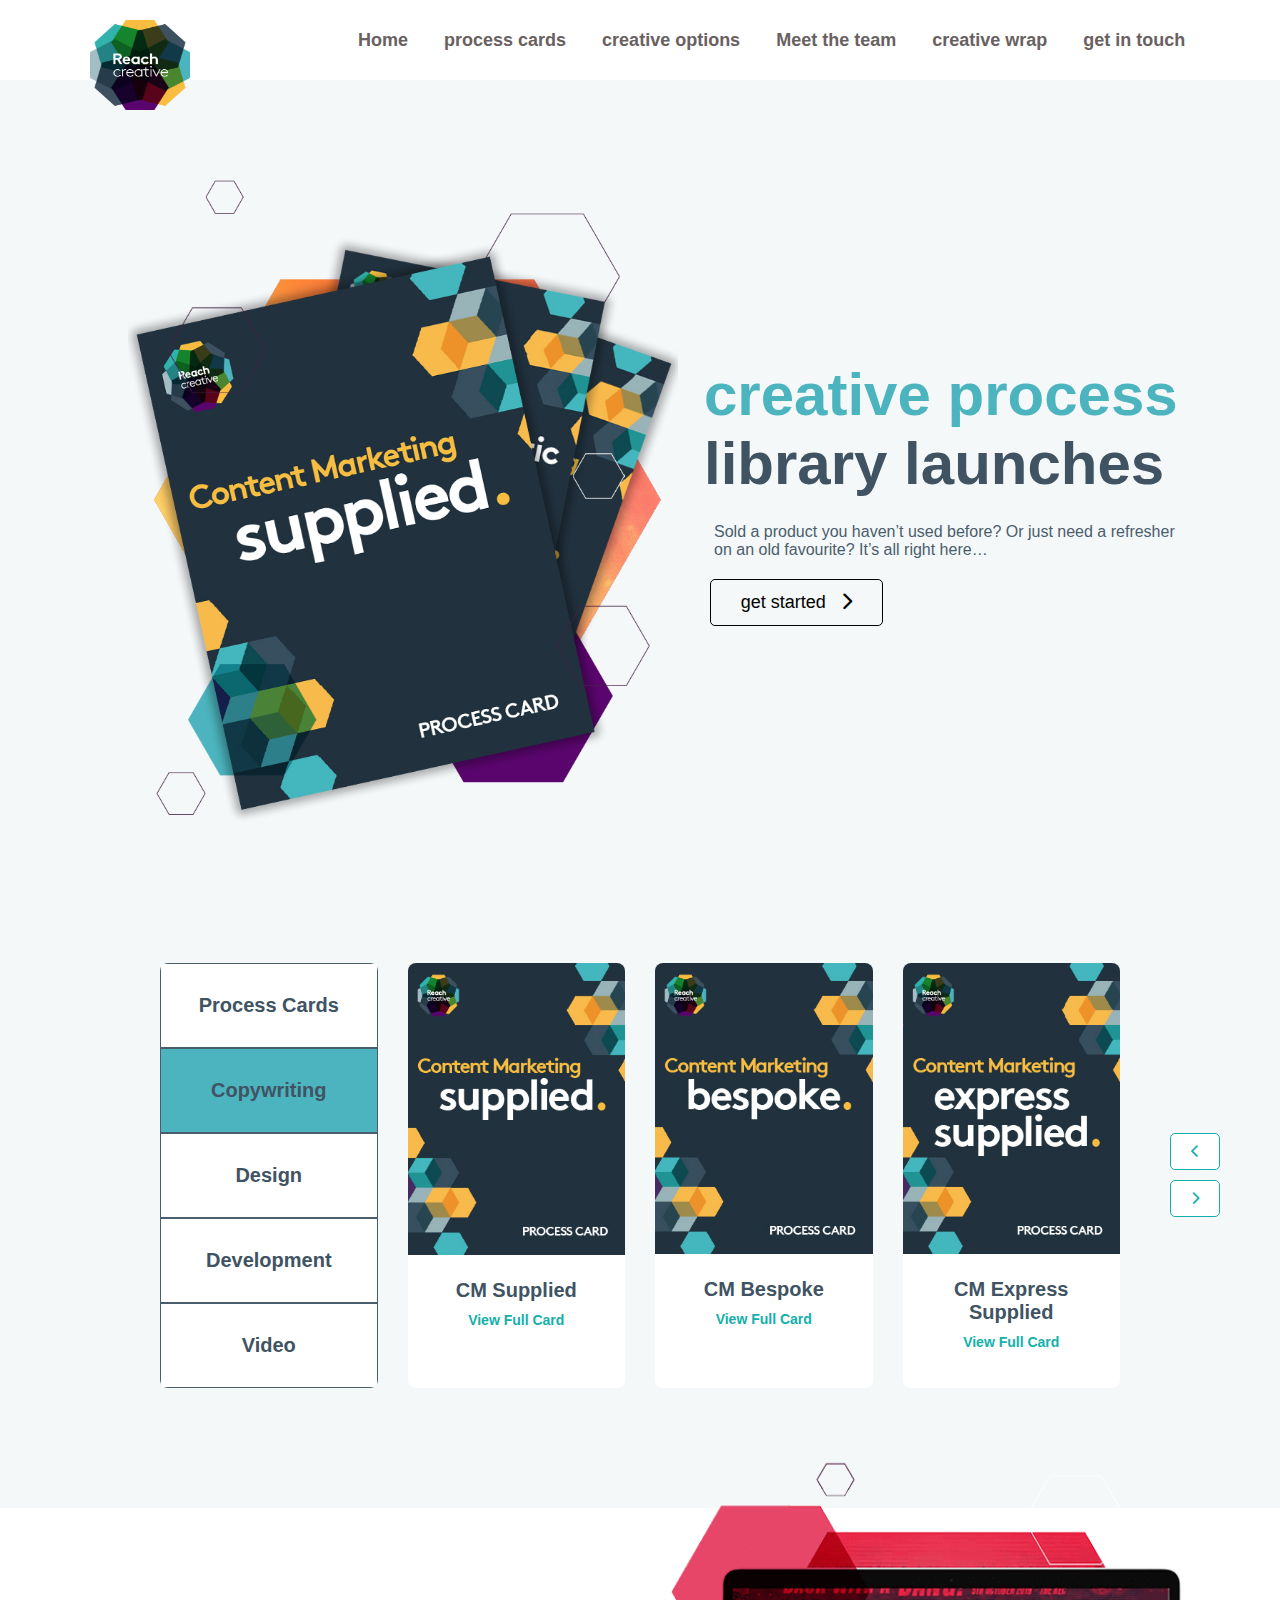
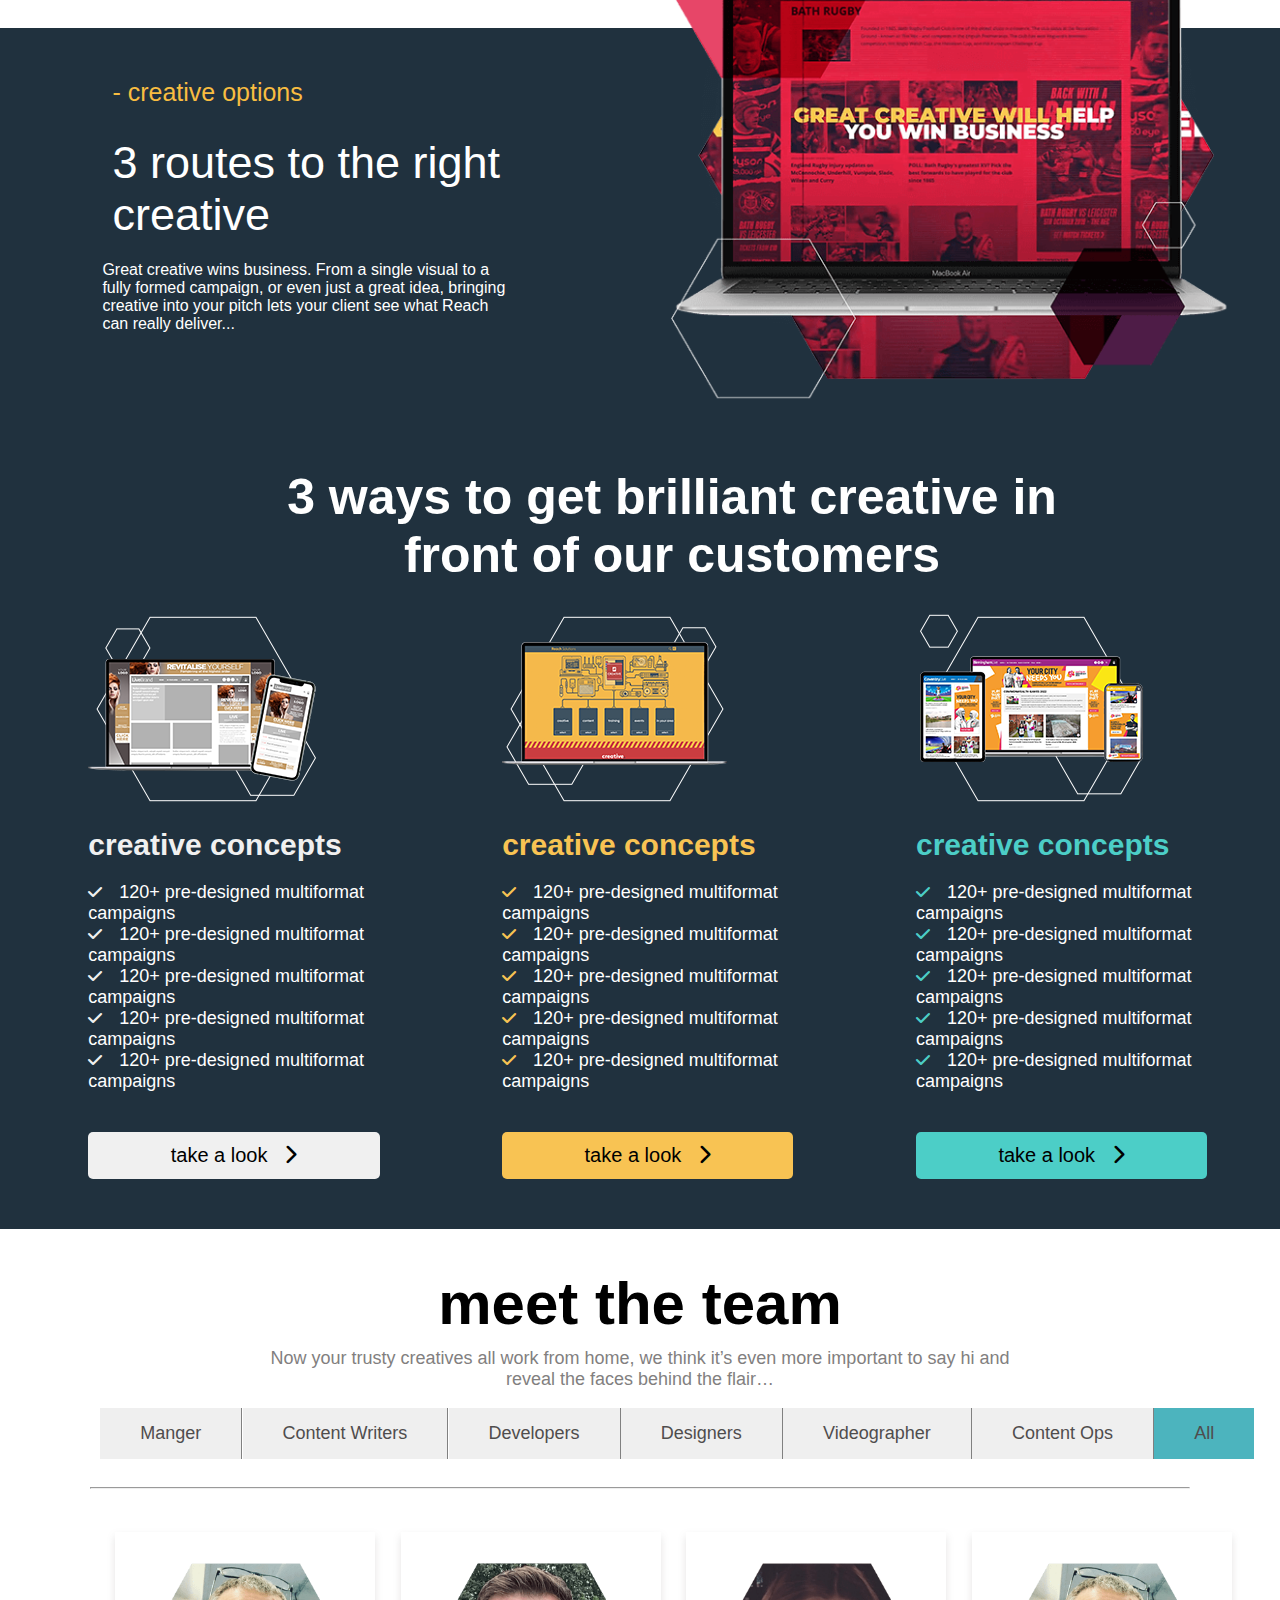
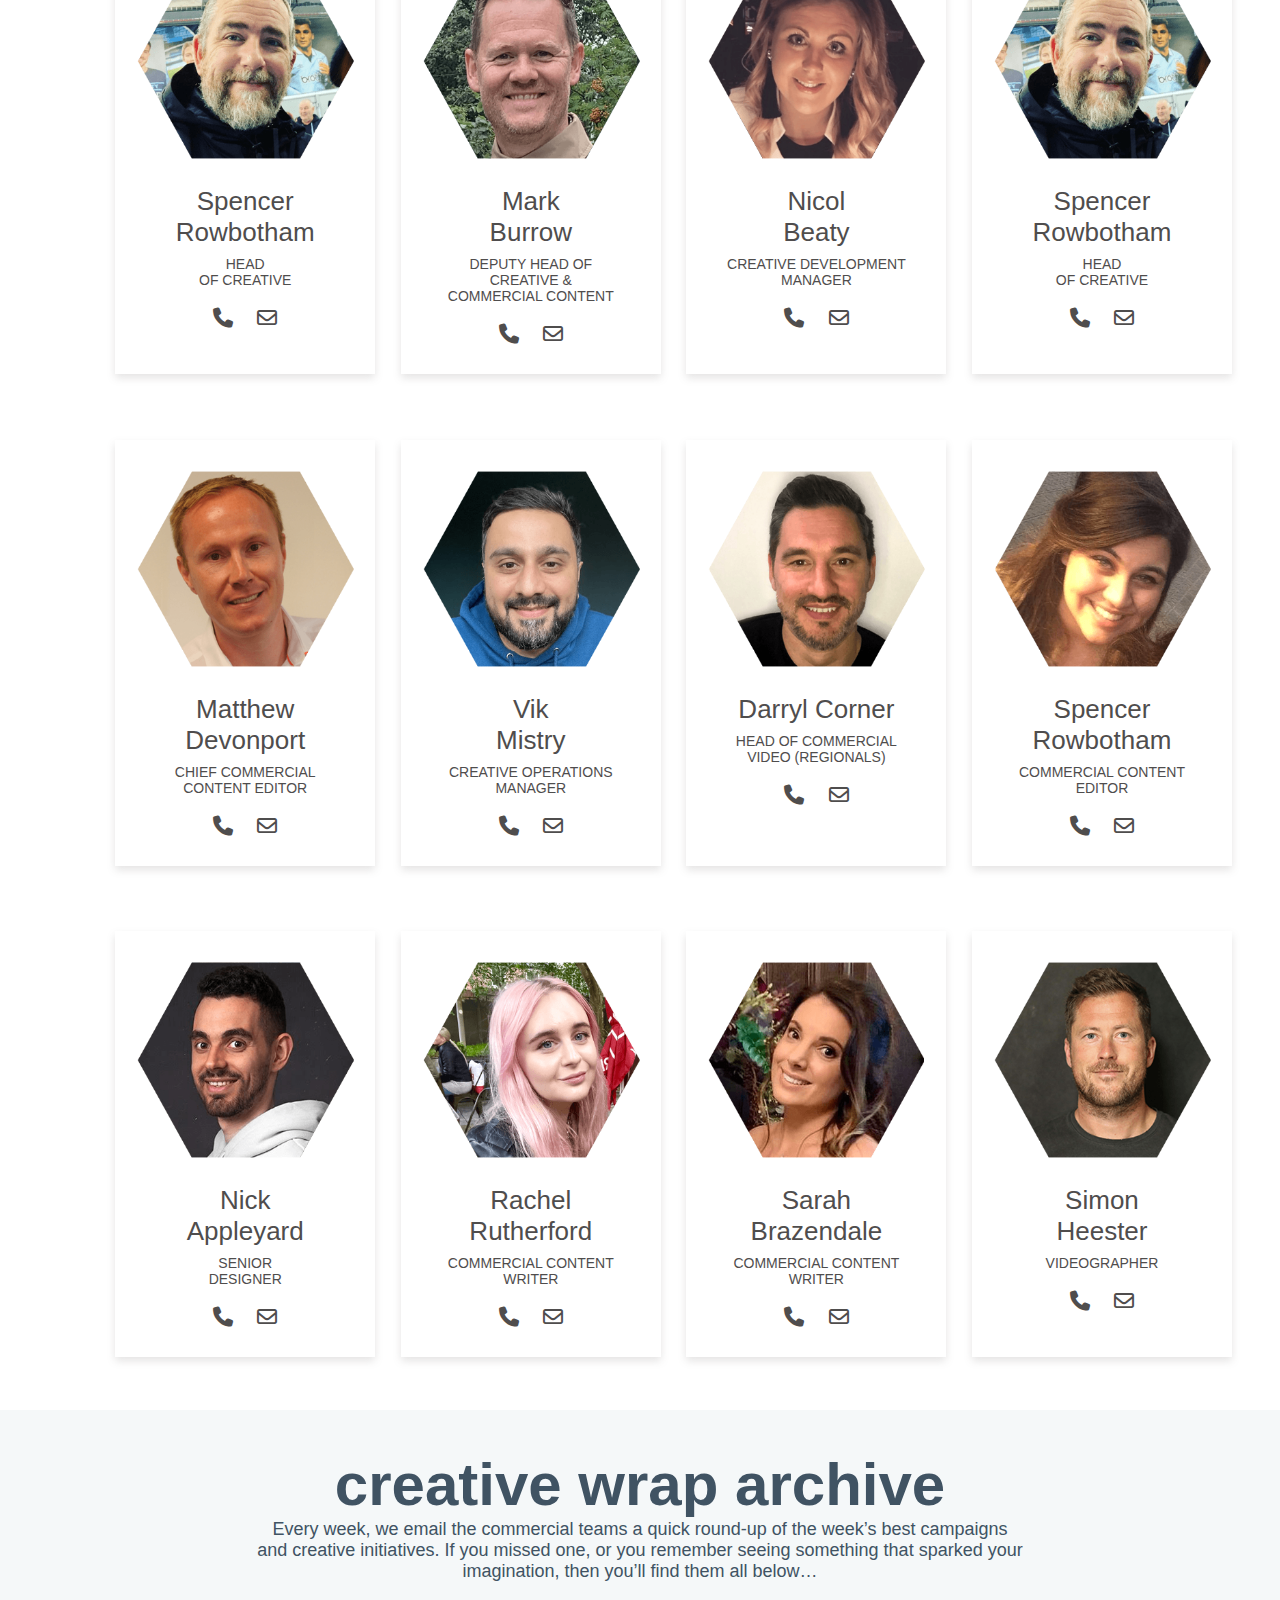
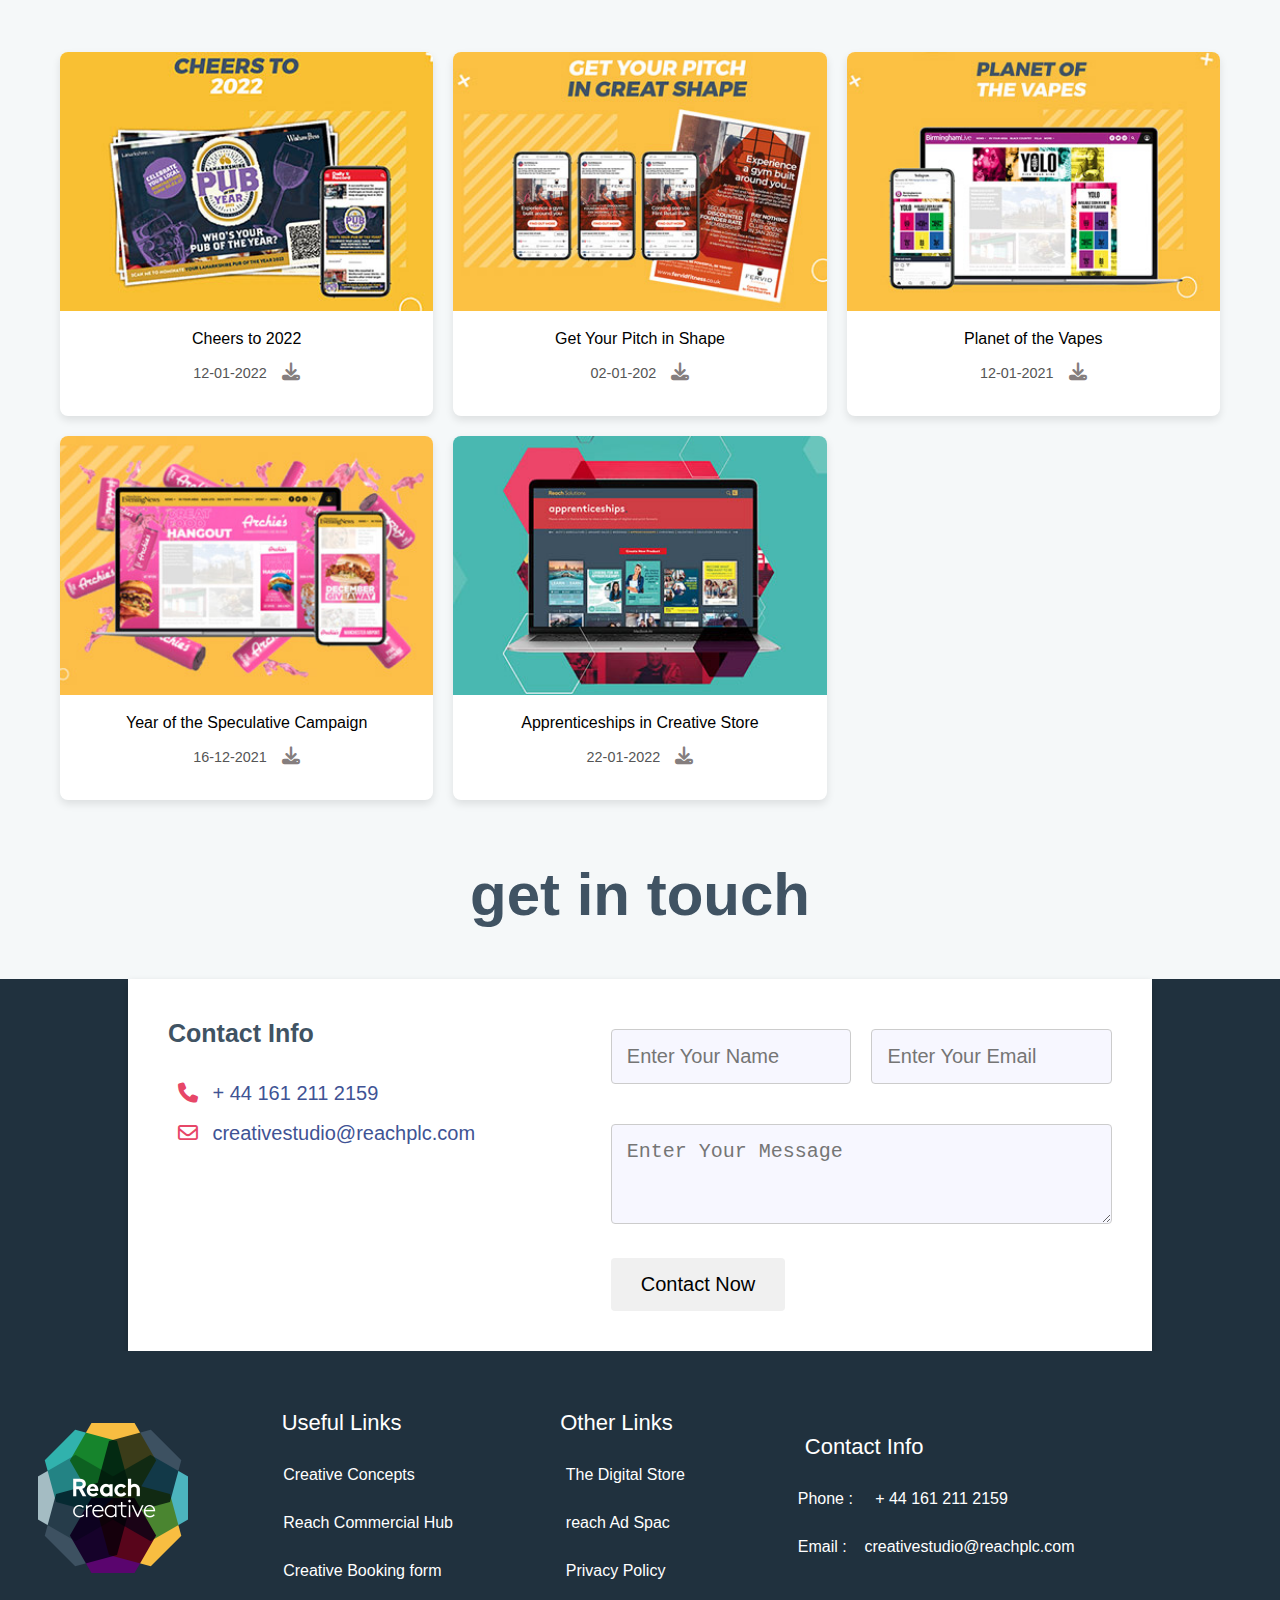
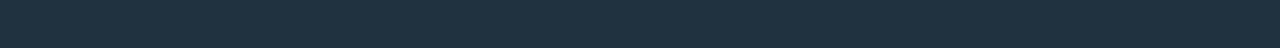
<file: index.html>
<!DOCTYPE html>
<html lang="en">

<head>
    <meta charset="UTF-8" />
    <meta name="viewport" content="width=device-width, initial-scale=1.0" />
    <title>Reach Creative Hub</title>
    <link rel="stylesheet" href="style.css" />
    <link rel="stylesheet" href="https://cdnjs.cloudflare.com/ajax/libs/font-awesome/6.5.2/css/all.min.css" />
    <!-- <link rel="stylesheet" href="https://cdn.jsdelivr.net/npm/bootstrap@5.3.2/dist/css/bootstrap.min.css"
        integrity="sha384-T3c6CoIi6uLrA9TneNEoa7RxnatzjcDSCmG1MXxSR1GAsXEV/Dwwykc2MPK8M2HN" crossorigin="anonymous">
</head> -->

<body>
    <!-- navbar -->
    <div class="navbar">
        <div class="nav">
            <ul>
                <li>
                    <img id="m-logo" src="./image/reachcreative_logo.png" width="100%" srcset="" />
                </li>
            </ul>
            <ul>
                <li><a href="index.html">Home</a></li>
            </ul>
            <ul>
                <li><a href="#ProcessCards">process cards</a></li>
            </ul>
            <ul>
                <li><a href="#CreativeOption.html">creative options</a></li>
            </ul>
            <ul>
                <li><a href="#MeetTeam.html">Meet the team</a></li>
            </ul>
            <ul>
                <li><a href="#creativeWrap.html">creative wrap</a></li>
            </ul>
            <ul>
                <li><a href="#GetInTouch.html">get in touch</a></li>
            </ul>
        </div>
    </div>
    <!-- section 1 Content Marketing -->
    <div class="creative">
        <div class="creative-column">
            <div class="cerative-left">
                <div class="img-container">
                    <img src="./image/processcards.png" alt="" />
                </div>
            </div>
            <div class="creative-right">
                <div class="right-content">
                    <h3><span>creative process</span> library launches</h3>
                    <p>
                        Sold a product you haven’t used before? Or just need a refresher
                        <br />
                        on an old favourite? It’s all right here…
                    </p>
                    <div class="right-btn">
                        <button>
                            get started &nbsp;
                            <i class="fa fa-chevron-right" aria-hidden="true"></i>
                        </button>
                    </div>
                </div>
            </div>
        </div>
    </div>
    <!--process cards  -->
    <div class="process">
        <div class="process-container">
            <div class="process-grid">
                <div class="process-card links-card">
                    <a href="#">Process Cards</a>
                    <a href="#" style="background-color: #4cb4be;">Copywriting</a>
                    <a href="#">Design</a>
                    <a href="#">Development</a>
                    <a href="#">Video</a>
                </div>
                <div class="process-card">
                    <img src="./image/cmsupplied.jpg" alt="Image 1">
                    <div class="process-content">
                        <p>CM Supplied</p>
                        <span>View Full Card</span>
                    </div>
                </div>
                <div class="process-card">
                    <img src="./image/cmbespoke.jpg" alt="Image 1">
                    <div class="process-content">
                        <p>CM Bespoke</p>
                        <span>View Full Card</span>
                    </div>
                </div>
                <div class="process-card">
                    <img src="./image/cmexpresssupplied.jpg" alt="Image 1">
                    <div class="process-content">
                        <p>CM Express Supplied</p>
                        <span>View Full Card</span>
                    </div>
                </div>
            </div>
            <div class="process-navigation">
                <button class="nav-button prev"><i class="fa fa-chevron-left" aria-hidden="true"></i>
                </button>
                <button class="nav-button next"><i class="fa fa-chevron-right" aria-hidden="true"></i>
                </button>
            </div>
        </div>
    </div>




    <!-- section 2 Creative Options -->

    <div class="creative-option">
        <div class="option-column">
            <div class="option-left">
                <div class="left-content">
                    <span>- creative options </span>
                    <h3>3 routes to the right creative</h3>
                    <p>
                        Great creative wins business. From a single visual to a fully
                        formed campaign, or even just a great idea, bringing creative into
                        your pitch lets your client see what Reach can really deliver...
                    </p>
                </div>
            </div>
            <div class="option-right">
                <div class="img-option">
                    <img src="./image/creativeoptions_main.png" alt="" />
                </div>
            </div>
        </div>
        <div class="option-cards">
            <div class="option-head">
                <h2>3 ways to get brilliant creative in front of our customers</h2>
            </div>
            <div class="all-cards">
                <div class="cards-details">
                    <div class="card-img">
                        <img src="./image/creativebank.png" alt="" />
                    </div>
                    <div class="card-head">
                        <h3 style="color: #f0f0f0;">creative concepts</h3>
                    </div>
                    <div class="cards-content">
                        <i class="fa fa-check" aria-hidden="true" style="color:#f0f0f0 ;"></i> &nbsp;
                        <span>
                            120+
                            pre-designed
                            multiformat campaigns
                        </span>
                        <br>
                        <i class="fa fa-check" aria-hidden="true" style="color:#f0f0f0 ;"></i> &nbsp;
                        <span>
                            120+
                            pre-designed
                            multiformat campaigns
                        </span>
                        <br><i class="fa fa-check" aria-hidden="true" style="color:#f0f0f0 ;"></i> &nbsp;
                        <span>
                            120+
                            pre-designed
                            multiformat campaigns
                        </span>
                        <br><i class="fa fa-check" aria-hidden="true" style="color:#f0f0f0 ;"></i> &nbsp;
                        <span>
                            120+
                            pre-designed
                            multiformat campaigns
                        </span>
                        <br><i class="fa fa-check" aria-hidden="true" style="color:#f0f0f0 ;"></i> &nbsp;
                        <span>
                            120+
                            pre-designed
                            multiformat campaigns
                        </span>
                        <br>
                    </div>
                    <div class="card-btn">
                        <button style="background-color: #f0f0f0;">
                            take a look &nbsp;
                            <i class="fa fa-chevron-right" aria-hidden="true"></i>
                        </button>
                    </div>
                </div>
                <!-- 2nd card -->
                <div class="cards-details">
                    <div class="card-img">
                        <img src="./image/creativestore.png" alt="" />
                    </div>
                    <div class="card-head">
                        <h3 style="color: #f8c353">creative concepts</h3>
                    </div>
                    <div class="cards-content">
                        <i class="fa fa-check" aria-hidden="true" style="color:#f8c353 ;"></i> &nbsp;
                        <span>
                            120+
                            pre-designed
                            multiformat campaigns
                        </span>
                        <br>
                        <i class="fa fa-check" aria-hidden="true" style="color:#f8c353 ;"></i> &nbsp;
                        <span>
                            120+
                            pre-designed
                            multiformat campaigns
                        </span>
                        <br><i class="fa fa-check" aria-hidden="true" style="color:#f8c353 ;"></i> &nbsp;
                        <span>
                            120+
                            pre-designed
                            multiformat campaigns
                        </span>
                        <br><i class="fa fa-check" aria-hidden="true" style="color:#f8c353 ;"></i> &nbsp;
                        <span>
                            120+
                            pre-designed
                            multiformat campaigns
                        </span>
                        <br><i class="fa fa-check" aria-hidden="true" style="color:#f8c353 ;"></i> &nbsp;
                        <span>
                            120+
                            pre-designed
                            multiformat campaigns
                        </span>
                        <br>
                    </div>
                    <div class="card-btn">
                        <button style="background-color: #f8c353">
                            take a look &nbsp;
                            <i class="fa fa-chevron-right" aria-hidden="true"></i>
                        </button>
                    </div>
                </div>
                <!-- 3rd card -->
                <div class="cards-details">
                    <div class="card-img">
                        <img src="./image/bespokecreative.png" alt="" />
                    </div>
                    <div class="card-head">
                        <h3 style="color: #4ccec7">creative concepts</h3>
                    </div>
                    <div class="cards-content">
                        <i class="fa fa-check" aria-hidden="true" style="color:#4ccec7 ;"></i> &nbsp;
                        <span>
                            120+
                            pre-designed
                            multiformat campaigns
                        </span>
                        <br> <i class="fa fa-check" aria-hidden="true" style="color:#4ccec7 ;"></i> &nbsp;
                        <span>
                            120+
                            pre-designed
                            multiformat campaigns
                        </span>
                        <br> <i class="fa fa-check" aria-hidden="true" style="color:#4ccec7 ;"></i> &nbsp;
                        <span>
                            120+
                            pre-designed
                            multiformat campaigns
                        </span>
                        <br> <i class="fa fa-check" aria-hidden="true" style="color:#4ccec7 ;"></i> &nbsp;
                        <span>
                            120+
                            pre-designed
                            multiformat campaigns
                        </span>
                        <br> <i class="fa fa-check" aria-hidden="true" style="color:#4ccec7 ;"></i> &nbsp;
                        <span>
                            120+
                            pre-designed
                            multiformat campaigns
                        </span>
                        <br>
                    </div>
                    <div class="card-btn">
                        <button style="background-color:#4ccec7">
                            take a look &nbsp;
                            <i class="fa fa-chevron-right" aria-hidden="true"></i>
                        </button>
                    </div>
                </div>
            </div>
        </div>
    </div>

    <!-- section 3 meet team -->

    <div class="meet-team-container">
        <div class="meet-head">
            <h2>meet the team</h2>
            <span>Now your trusty creatives all work from home, we think it’s even more
                important to say hi and reveal the faces behind the flair…</span>
        </div>
        <div class="meet-category">
            <button>Manger</button>
            <button>Content Writers</button>
            <button>Developers</button>
            <button>Designers</button>
            <button>Videographer</button>
            <button>Content Ops</button>
            <button style="border: none; background-color: #4cb4be">All</button>
        </div>
        <!-- horizental line -->
        <hr style="margin: 0% 7%" />
        <!--  all meet cards -->
        <div class="meet-all-cards">
            <div class="meet-deails">
                <div class="meet-card">
                    <div class="meet-img">
                        <img src="./image/spencerrowbotham.png" alt="" />
                    </div>
                    <div class="meet-content">
                        <div class="meet-name">
                            <p>
                                Spencer <br />
                                Rowbotham
                            </p>
                        </div>
                        <div class="meet-depratment">
                            <p>
                                HEAD <br />
                                OF CREATIVE
                            </p>
                        </div>
                        <div class="meet-contact">
                            <i class="fa-solid fa-phone"></i>
                            <i class="fa-regular fa-envelope"></i>
                        </div>
                    </div>
                </div>
                <div class="meet-card">
                    <div class="meet-img">
                        <img src="./image/markburrow.png" alt="" />
                    </div>
                    <div class="meet-content">
                        <div class="meet-name">
                            <p>
                                Mark <br />
                                Burrow
                            </p>
                        </div>
                        <div class="meet-depratment">
                            <p>
                                DEPUTY HEAD OF <br />
                                CREATIVE & <br />
                                COMMERCIAL CONTENT
                            </p>
                        </div>
                        <div class="meet-contact">
                            <i class="fa-solid fa-phone"></i>
                            <i class="fa-regular fa-envelope"></i>
                        </div>
                    </div>
                </div>
                <div class="meet-card">
                    <div class="meet-img">
                        <img src="./image/nicolebeaty.png" alt="" />
                    </div>
                    <div class="meet-content">
                        <div class="meet-name">
                            <p>
                                Nicol <br />
                                Beaty
                            </p>
                        </div>
                        <div class="meet-depratment">
                            <p>
                                CREATIVE DEVELOPMENT <br />
                                MANAGER
                            </p>
                        </div>
                        <div class="meet-contact">
                            <i class="fa-solid fa-phone"></i>
                            <i class="fa-regular fa-envelope"></i>
                        </div>
                    </div>
                </div>
                <div class="meet-card">
                    <div class="meet-img">
                        <img src="./image/spencerrowbotham.png" alt="" />
                    </div>
                    <div class="meet-content">
                        <div class="meet-name">
                            <p>
                                Spencer <br />
                                Rowbotham
                            </p>
                        </div>
                        <div class="meet-depratment">
                            <p>
                                HEAD <br />
                                OF CREATIVE
                            </p>
                        </div>
                        <div class="meet-contact">
                            <i class="fa-solid fa-phone"></i>
                            <i class="fa-regular fa-envelope"></i>
                        </div>
                    </div>
                </div>
            </div>
        </div>
        <!-- row 2 cards -->
        <div class="meet-all-cards">
            <div class="meet-deails">
                <div class="meet-card">
                    <div class="meet-img">
                        <img src="./image/matthewdavenport.png" alt="" />
                    </div>
                    <div class="meet-content">
                        <div class="meet-name">
                            <p>
                                Matthew <br />
                                Devonport
                            </p>
                        </div>
                        <div class="meet-depratment">
                            <p>
                                CHIEF COMMERCIAL <br />
                                CONTENT EDITOR
                            </p>
                        </div>
                        <div class="meet-contact">
                            <i class="fa-solid fa-phone"></i>
                            <i class="fa-regular fa-envelope"></i>
                        </div>
                    </div>
                </div>
                <div class="meet-card">
                    <div class="meet-img">
                        <img src="./image/vikmistry.png" alt="" />
                    </div>
                    <div class="meet-content">
                        <div class="meet-name">
                            <p>
                                Vik <br />
                                Mistry
                            </p>
                        </div>
                        <div class="meet-depratment">
                            <p>
                                CREATIVE OPERATIONS <br />
                                MANAGER
                            </p>
                        </div>
                        <div class="meet-contact">
                            <i class="fa-solid fa-phone"></i>
                            <i class="fa-regular fa-envelope"></i>
                        </div>
                    </div>
                </div>
                <div class="meet-card">
                    <div class="meet-img">
                        <img src="./image/danielrichardson.png" alt="" />
                    </div>
                    <div class="meet-content">
                        <div class="meet-name">
                            <p>Darryl Corner</p>
                        </div>
                        <div class="meet-depratment">
                            <p>
                                HEAD OF COMMERCIAL <br />
                                VIDEO (REGIONALS)
                            </p>
                        </div>
                        <div class="meet-contact">
                            <i class="fa-solid fa-phone"></i>
                            <i class="fa-regular fa-envelope"></i>
                        </div>
                    </div>
                </div>
                <div class="meet-card">
                    <div class="meet-img">
                        <img src="./image/leenasidat.png" alt="" />
                    </div>
                    <div class="meet-content">
                        <div class="meet-name">
                            <p>
                                Spencer <br />
                                Rowbotham
                            </p>
                        </div>
                        <div class="meet-depratment">
                            <p>
                                COMMERCIAL CONTENT <br />
                                EDITOR
                            </p>
                        </div>
                        <div class="meet-contact">
                            <i class="fa-solid fa-phone"></i>
                            <i class="fa-regular fa-envelope"></i>
                        </div>
                    </div>
                </div>
            </div>
        </div>
        <!-- row 3 cards -->
        <div class="meet-all-cards">
            <div class="meet-deails">
                <div class="meet-card">
                    <div class="meet-img">
                        <img src="./image/nickappleyard.png" alt="" />
                    </div>
                    <div class="meet-content">
                        <div class="meet-name">
                            <p>
                                Nick <br />
                                Appleyard
                            </p>
                        </div>
                        <div class="meet-depratment">
                            <p>
                                SENIOR <br />
                                DESIGNER
                            </p>
                        </div>
                        <div class="meet-contact">
                            <i class="fa-solid fa-phone"></i>
                            <i class="fa-regular fa-envelope"></i>
                        </div>
                    </div>
                </div>
                <div class="meet-card">
                    <div class="meet-img">
                        <img src="./image/rachelrutherford.png" alt="" />
                    </div>
                    <div class="meet-content">
                        <div class="meet-name">
                            <p>
                                Rachel <br />
                                Rutherford
                            </p>
                        </div>
                        <div class="meet-depratment">
                            <p>
                                COMMERCIAL CONTENT <br />
                                WRITER
                            </p>
                        </div>
                        <div class="meet-contact">
                            <i class="fa-solid fa-phone"></i>
                            <i class="fa-regular fa-envelope"></i>
                        </div>
                    </div>
                </div>
                <div class="meet-card">
                    <div class="meet-img">
                        <img src="./image/sarahbrazendale.png" alt="" />
                    </div>
                    <div class="meet-content">
                        <div class="meet-name">
                            <p>
                                Sarah <br />
                                Brazendale
                            </p>
                        </div>
                        <div class="meet-depratment">
                            <p>
                                COMMERCIAL CONTENT <br />
                                WRITER
                            </p>
                        </div>
                        <div class="meet-contact">
                            <i class="fa-solid fa-phone"></i>
                            <i class="fa-regular fa-envelope"></i>
                        </div>
                    </div>
                </div>
                <div class="meet-card">
                    <div class="meet-img">
                        <img src="./image/simonheester.png" alt="" />
                    </div>
                    <div class="meet-content">
                        <div class="meet-name">
                            <p>
                                Simon <br />
                                Heester
                            </p>
                        </div>
                        <div class="meet-depratment">
                            <p>VIDEOGRAPHER</p>
                        </div>
                        <div class="meet-contact">
                            <i class="fa-solid fa-phone"></i>
                            <i class="fa-regular fa-envelope"></i>
                        </div>
                    </div>
                </div>
            </div>
        </div>
    </div>
    <!-- section 4 -->
    <!-- <div class="video-container">
        <video src="https://youtu.be/pEhwoJxtM6g?si=49Hx8SgJO6CpxtHi"></video>
    </div> -->


    <!-- section 5 Creative Wrap -->
    <div class="wrap-container">

        <div class="warp-main-head">
            <h2>creative wrap archive</h2>
            <span>Every week, we email the commercial teams a quick round-up of the
                week’s best campaigns and creative initiatives. If you missed one,
                or you remember seeing something that sparked your imagination, then
                you’ll find them all below…</span>
        </div>

        <!-- wrap-cards -->

        <div class="wrap-cards-container">
            <div class="wrap-grid">
                <div class="wrap-card">
                    <img src="./image/cheer.jpg" alt="" />
                    <p>Cheers to 2022</p>
                    <span>12-01-2022
                        <i class="fa-solid fa-download"></i>
                    </span>
                </div>
                <div class="wrap-card">
                    <img src="./image/shape.jpg" alt="" />
                    <p>Get Your Pitch in Shape</p>
                    <span>02-01-202
                        <i class="fa-solid fa-download"></i>
                    </span>
                </div>
                <div class="wrap-card">
                    <img src="./image/planet.jpg" alt="" />
                    <p>Planet of the Vapes</p>
                    <span>12-01-2021
                        <i class="fa-solid fa-download"></i>
                    </span>
                </div>
                <div class="wrap-card">
                    <img src="./image/hangout.jpg" alt="" />
                    <p>Year of the Speculative Campaign</p>
                    <span>16-12-2021 <i class="fa-solid fa-download"></i>
                    </span>
                </div>
                <div class="wrap-card">
                    <img src="./image/apprentship.jpg" alt="" />
                    <p>Apprenticeships in Creative Store</p>
                    <span>22-01-2022
                        <i class="fa-solid fa-download"></i>
                    </span>
                </div>

            </div>
        </div>

        <div class="warp-main-head">
            <h2 style="margin-bottom: 150px;">get in touch</h2>
        </div>



    </div>
    <!-- section6 get in touch and footer -->
    <!-- from get in touch -->
    <div class="contact" style="background-color: #20313e;">
        <div class=" contact-container" style="margin-top: -100px;">

            <div class=" left-side">
                <h5>Contact Info</h5>
                <i class="fa fa-phone" aria-hidden="true"> </i>
                <span>+ 44 161 211 2159</span>

                <br>
                <i class="fa-regular fa-envelope"></i> <span>creativestudio@reachplc.com</span>
            </div>
            <div class="right-side">

                <form>
                    <div class="input-row">
                        <input type="text" name="name" placeholder="Enter Your Name">
                        <input type="email" name="email" placeholder="Enter Your Email">
                    </div>
                    <div class="textarea-row">
                        <textarea name="message" placeholder="Enter Your Message"></textarea>
                    </div>
                    <div class="submit-row">
                        <button type="submit">Contact Now</button>
                    </div>
                </form>
            </div>
        </div>
    </div>
    <!-- footer -->
    <div class="footer">


        <div class="footer-link">
            <div class="footer-main">

                <div class="footer-column">
                    <div class="footer-logo">
                        <img src="./image/lower-logo.png" alt="" />
                    </div>
                </div>
                <div class="footer-column">
                    <div class="useful-link">
                        <div class="useful-head">
                            <p>Useful Links</p>
                        </div>
                        <ul>
                            <li>
                                <a href="">Creative Concepts</a>
                            </li>
                        </ul>
                        <ul>
                            <li>
                                <a href="">Reach Commercial Hub</a>
                            </li>
                        </ul>
                        <ul>
                            <li>
                                <a href="">Creative Booking form</a>
                            </li>
                        </ul>
                    </div>
                </div>
                <div class="footer-column">
                    <div class="other-link">
                        <div class="useful-head">
                            <p>Other Links</p>
                        </div>
                        <ul>
                            <li>
                                <a href="">The Digital Store</a>
                            </li>
                        </ul>
                        <ul>
                            <li>
                                <a href="">reach Ad Spac</a>
                            </li>
                        </ul>
                        <ul>
                            <li>
                                <a href="">Privacy Policy</a>
                            </li>
                        </ul>
                    </div>
                </div>
                <div class="footer-column">
                    <div class="contact-info-link">
                        <div class="useful-head">
                            <p>Contact Info</p>
                        </div>
                        <ul>
                            <li>
                                <a href="">Phone : &nbsp; &nbsp; + 44 161 211 2159</a>
                            </li>
                        </ul>
                        <ul>
                            <li>
                                <a href="">Email : &nbsp; &nbsp;creativestudio@reachplc.com</a>
                            </li>
                        </ul>
                    </div>

                </div>




            </div>
        </div>
    </div>

</body>

</html>
</file>
<file: style.css>
* {
  margin: 0px;
  padding: 0px;
  box-sizing: border-box;
}

body {
  background: #ffff;
  margin: 0px;
  padding: 0px;
  font-family: "Poppins", sans-serif;
}
/* navbar section 0 */
.nav {
  margin: 0%;
  /* position: fixed; */
  display: flex;
  box-shadow: 1px solid gray;
  height: 80px;
}

.nav ul {
  text-decoration: none;
  display: flex;
}
.nav ul li {
  list-style: none;
  justify-content: space-between;
}

.nav a {
  text-decoration: none;
  text-align: start;
}
.nav ul li a {
  display: block;
  text-decoration: none;
  margin: 30px 18px;
  font-size: 18px;
  font-weight: 700;
  color: #696161;
  align-items: center;
  cursor: pointer;
}
.nav a:hover {
  color: #4cb4be;
}
#m-logo {
  margin-top: 20px;
  margin-left: 90px;
  margin-right: 150px;
  width: 100px;
  height: 90px;

  align-items: center;
}
.nav img {
  width: 100%;
}
.creative {
  margin: 0%;
  background: #f5f8f9;
}
.creative-column {
  /* margin-top: 80px; */
  width: 100%;
  display: flex;
  justify-content: space-between;
}
.cerative-left {
  width: 50%;
}
.img-container {
}
.img-container img {
  margin-left: 20%;
  margin-top: 80px;
  width: 550px;
}
.creative-right {
  width: 50%;
}
.right-content {
  margin-left: 10%;
}
.right-content h3 {
  margin-top: 280px;
  font-weight: 700;
  font-size: 60px;
  color: #405363;
  margin-bottom: 15px;
}
.right-content span {
  color: #4cb4be;
}
.right-content p {
  color: #4a5d6c;
  font-weight: 400;
  font-size: 16px;
  padding: 10px;
  margin-bottom: 10px;
}
.right-btn button {
  background: #f5f8f9;

  margin-left: 1%;
  padding: 12px 30px;
  border-radius: 5px;
  font-size: 18px;
  border: 1px solid black;
}
/* section 2  creative options */

.creative-option {
  margin: 0%;
  background: #20313e;
  z-index: 5;
}
.option-column {
  width: 100%;
  display: flex;
  justify-content: space-between;
}
.option-left {
  width: 40%;
}
.option-right {
  width: 50%;
}
.img-option {
}
.img-option img {
  margin-top: -170px;
  width: 600px;
}
.creative-right {
  width: 50%;
}
.left-content {
  margin-left: 20%;
  margin-top: 50px;
}
.left-content h3 {
  margin-top: 20px;

  font-weight: 500;
  font-size: 45px;
  color: #405363;
  margin-bottom: 10px;
  color: #ffff;
  padding: 10px;
}
.left-content span {
  font-size: 25px;
  font-weight: 500;
  margin-top: 30px;
  color: #f8bd41;
  padding: 10px;
}
.left-content p {
  color: #4a5d6c;
  font-weight: 400;
  font-size: 16px;
  margin-bottom: 10px;
  color: #ffff;
}
.option-cards {
  margin-left: 5%;
}
.option-head h2 {
  margin-top: 60px;
  color: #ffff;
  font-weight: 800;
  font-size: 50px;
  margin-left: 15%;
  margin-right: 15%;
  text-align: center;
}
.option-head {
}
.all-cards {
  margin-left: 2%;
  display: flex;
  justify-content: space-between;
  align-items: center;
  flex-wrap: wrap;
}
.all-cards {
}
.all-cards {
}
.all-cards {
}
.cards-details {
  margin-top: 25px;
  margin-bottom: 30px;
}
.card-head h3 {
  font-weight: 600;
  font-size: 30px;
  color: #ccc;
  margin-bottom: 20px;
}
.card-img {
  margin-bottom: 15px;
}
.cards-content {
  margin-bottom: 15px;
}
.cards-content span {
  font-weight: 400;
  font-size: 18px;
  color: white;
  margin-bottom: 15px;
  margin-left: 1%;
}
.card-btn {
}
.card-btn button {
  margin-top: 25px;
  padding: 12px;
  width: 80%;
  margin-bottom: 20px;
  font-weight: 400;
  font-size: 20px;
  align-items: center;
  border: none;
  border-radius: 5px;
}

/* meeet team  section */

.meet-team-container {
  margin: 0%;
  padding: 0%;
  box-sizing: border-box;
  background-color: #ffffff;
}
.meet-head {
  margin-left: 20%;
  margin-right: 20%;
}
.meet-head h2 {
  font-weight: 700;
  font-size: 60px;
  align-items: center;
  text-align: center;
  margin-top: 40px;
  margin-bottom: 10px;
}
.meet-head span {
  display: flex;
  align-items: center;
  font-weight: 400;
  font-size: 18px;
  text-align: center;
  color: #827f7f;
}
.meet-category {
  margin-top: 20px;
  margin-left: 8%;
  margin-bottom: 30px;
}
.meet-category button {
  margin: -0.18%;
  padding: 15px 40px;
  font-weight: 400;
  font-size: 18px;
  border: none;
  color: #4f4d4d;
  border-right: 1px solid gray;
}
.meet-all-cards {
  width: 100%;
  margin-top: 30px;
  margin-left: 8%;
  display: flex;
  justify-content: space-between;
  align-items: center;
  flex-wrap: wrap;
  margin-bottom: 40px;
}
.meet-deails {
  width: 100%;
  display: flex;
}
.meet-card {
  margin: 1%;
  /* border: 1px solid gray; */
  box-shadow: 0 4px 8px rgba(125, 120, 120, 0.2);
}
.meet-img {
  padding: 30px 20px 0px 20px;
}
.meet-img img {
  width: 220px;
  height: 200px;
}
.meet-content {
  padding: 20px;
  align-items: center;
  text-align: center;
}
.meet-name {
  font-weight: 400;
  font-size: 26px;
  margin-bottom: 8px;
  color: #4f4d4d;
}
.meet-depratment {
  font-weight: 400;
  font-size: 14px;
  margin-bottom: 10px;
  color: #4f4d4d;
}
.fa-phone,
.fa-envelope {
  color: #4f4d4d;

  font-weight: 400;
  font-size: 20px;
  margin: 10px;
}
.video-container {
  width: 100%;
  display: flex;
  justify-content: center;
  align-items: center;
  height: 100vh;
  margin: 0;
  font-family: Arial, sans-serif;
  background-color: #f0f0f0;
}
video {
  width: 100%;
  height: auto;
  border-radius: 8px 8px 0 0;
}

/*----- wrap section---------------  */
.wrap-container {
  margin: 0px;
  padding: 0%;
  box-sizing: content-box;
  background-color: #f5f8f9;
  overflow: hidden;
  position: relative;
  z-index: -1;
}

.warp-main-head {
  padding-top: 40px;
  margin-left: 20%;
  margin-right: 20%;
}

.warp-main-head h2 {
  color: #405363;
  font-weight: 700;
  font-size: 60px;
  align-items: center;
  text-align: center;
}
.warp-main-head span {
  color: #405363;
  display: flex;
  font-weight: 400;
  font-size: 18px;
  align-items: center;
  text-align: center;
  margin-bottom: 50px;
}
/*----------- cards of ... */

.wrap-cards-container {
  margin: 0 auto;
  padding: 20px;
  max-width: 1200px;
}

.wrap-grid {
  display: grid;
  grid-template-columns: repeat(auto-fill, minmax(300px, 1fr));
  gap: 20px;
}

.wrap-card {
  background: #fff;
  border-radius: 8px;
  box-shadow: 0 4px 8px rgba(0, 0, 0, 0.1);
  overflow: hidden;
  text-align: center;
}

.wrap-card img {
  width: 100%;
  height: auto;
}

.wrap-card p {
  margin: 15px 0;
  padding: 0 15px;
  font-size: 1em;
}

.wrap-card span {
  display: block;
  margin-bottom: 15px;
  font-size: 0.9em;
  color: #555;
}
@media (min-width: 768px) {
  .wrap-grid {
    grid-template-columns: repeat(3, 1fr);
  }
}

@media (max-width: 767px) {
  .wrap-grid {
    grid-template-columns: repeat(auto-fill, minmax(300px, 1fr));
  }
}

.fa-download {
  font-weight: 400;
  font-size: 18px;
  margin-left: 3%;
  color: #857e7e;
  margin-bottom: 20px;
}
/* ----------contact us or get in touch from */

.contact-container {
  display: flex;
  flex-direction: row;
  align-items: flex-start;
  width: 80%;
  margin: 0 auto;
  padding: 20px;
  box-shadow: 0 4px 8px rgba(0, 0, 0, 0.2);
  /* position: absolute; */
  z-index: 5;
  background-color: #ffffff;
}
.left-side {
  width: 45%;
  padding: 20px;
}
.fa-envelope .fa-phone {
  font-weight: 500;
  font-size: 20px;
}
.left-side i {
  color: #e74768;
}
.left-side h5 {
  color: #405363;
  font-weight: 600;
  font-size: 25px;
  margin-bottom: 25px;
}
.left-side span {
  color: #405394;
  font-weight: 500;
  font-size: 20px;
  margin-bottom: 15px;
}
.right-side {
  width: 55%;
  padding: 20px;
}
.input-row {
  display: flex;
  justify-content: space-between;
  margin-bottom: 20px;
}
.input-row input {
  width: 48%;
  font-weight: 400;
  font-size: 20px;
  background-color: #f7f7ff;
  padding: 15px;
  border: 1px solid #ccc;
  border-radius: 4px;
  margin-bottom: 20px;
  margin-top: 10px;
}
.textarea-row {
  margin-bottom: 30px;
}
.textarea-row textarea {
  width: 100%;
  height: 100px;
  background-color: #f7f7ff;
  padding: 15px;
  border: 1px solid #ccc;
  border-radius: 4px;
  font-weight: 400;
  font-size: 20px;
}
.submit-row {
  /* text-align: center; */
}
.submit-row button {
  padding: 15px 30px;
  background-color: #f0f0f0;
  color: rgb(121, 112, 112);
  border: none;
  border-radius: 4px;
  cursor: pointer;
  font-weight: 500;
  font-size: 20px;
  color: black;
}
.submit-row button:hover {
  background-color: #4cb4be;
}

/* footer  */
.footer {
  background-color: #20313e;
}
.footer-link {
  background-color: #20313e;
  color: #ffff;
}
.footer-main {
  display: flex;
}
.footer-column {
  display: flex;
  justify-content: center;
  align-items: center;
  flex-wrap: wrap;
  margin: 3%;
}

.useful-head p {
  margin-top: 20px;
  margin-left: 8%;
  font-weight: 500;
  font-size: 22px;
}
.footer-column ul {
  list-style: none;
}

.footer-column ul li a {
  display: block;
  text-decoration: none;
  margin: 30px 18px;
  font-size: 16px;
  font-weight: 400;
  color: #ffff;
  align-items: center;
  cursor: pointer;
}
.footer-logo {
  width: 100%;
}
.footer-logo img {
  width: 150px;
  height: auto;
}
/* ---------------process cards */
.process {
  margin: 0%;
  padding: 0%;
  box-sizing: border-box;
  font-family: Arial, sans-serif;
  background-color: #f5f8f9;
  position: relative;
  z-index: -1;
}

.process-container {
  margin: 0 auto;
  /* padding: 20px; */
  max-width: 1200px;
  position: relative;
}

.process-grid {
  margin-bottom: 120px;
  display: grid;
  grid-template-columns: repeat(auto-fill, minmax(250px, 1fr));
  gap: 30px;
  padding: 120px;
}

.process-card {
  background: #fff;
  border-radius: 8px;
  overflow: hidden;
  text-align: center;
}

.links-card {
  display: flex;
  flex-direction: column;
  justify-content: space-around;
  /* padding: 20px; */
}

.links-card a {
  text-decoration: none;
  color: #405363;
  font-size: 20px;
  font-weight: 600;
  padding: 30px 0;
  border: 1px solid #4a5d6c;
  cursor: pointer;
}

.process-card img {
  width: 100%;
  height: auto;
}

.process-content {
  padding: 10px;
  /* box-shadow: 0 4px 8px rgba(0, 0, 0, 0.1); */
}

.process-content p {
  margin: 10px 0;
  color: #405363;
  font-size: 20px;
  font-weight: 600;
}

.process-content span {
  display: block;
  margin-bottom: 10px;
  font-size: 14px;
  font-weight: 600;
  color: #13b0ab;
}

.process-navigation {
  position: absolute;
  top: 50%;
  right: 20px;
  display: flex;
  flex-direction: column;
  transform: translateY(-50%);
}

.nav-button {
  background-color: #ffffff;
  color: #13b0ab;
  border: 1px solid #13b0ab;
  padding: 10px 20px;
  cursor: pointer;
  border-radius: 5px;
  margin: 5px 0;
}

.nav-button:hover {
  background-color: #0056b3;
}

@media (min-width: 768px) {
  .process-grid {
    grid-template-columns: repeat(4, 1fr);
  }
}

@media (max-width: 767px) {
  .process-grid {
    grid-template-columns: repeat(auto-fill, minmax(300px, 1fr));
  }
}
</file>
